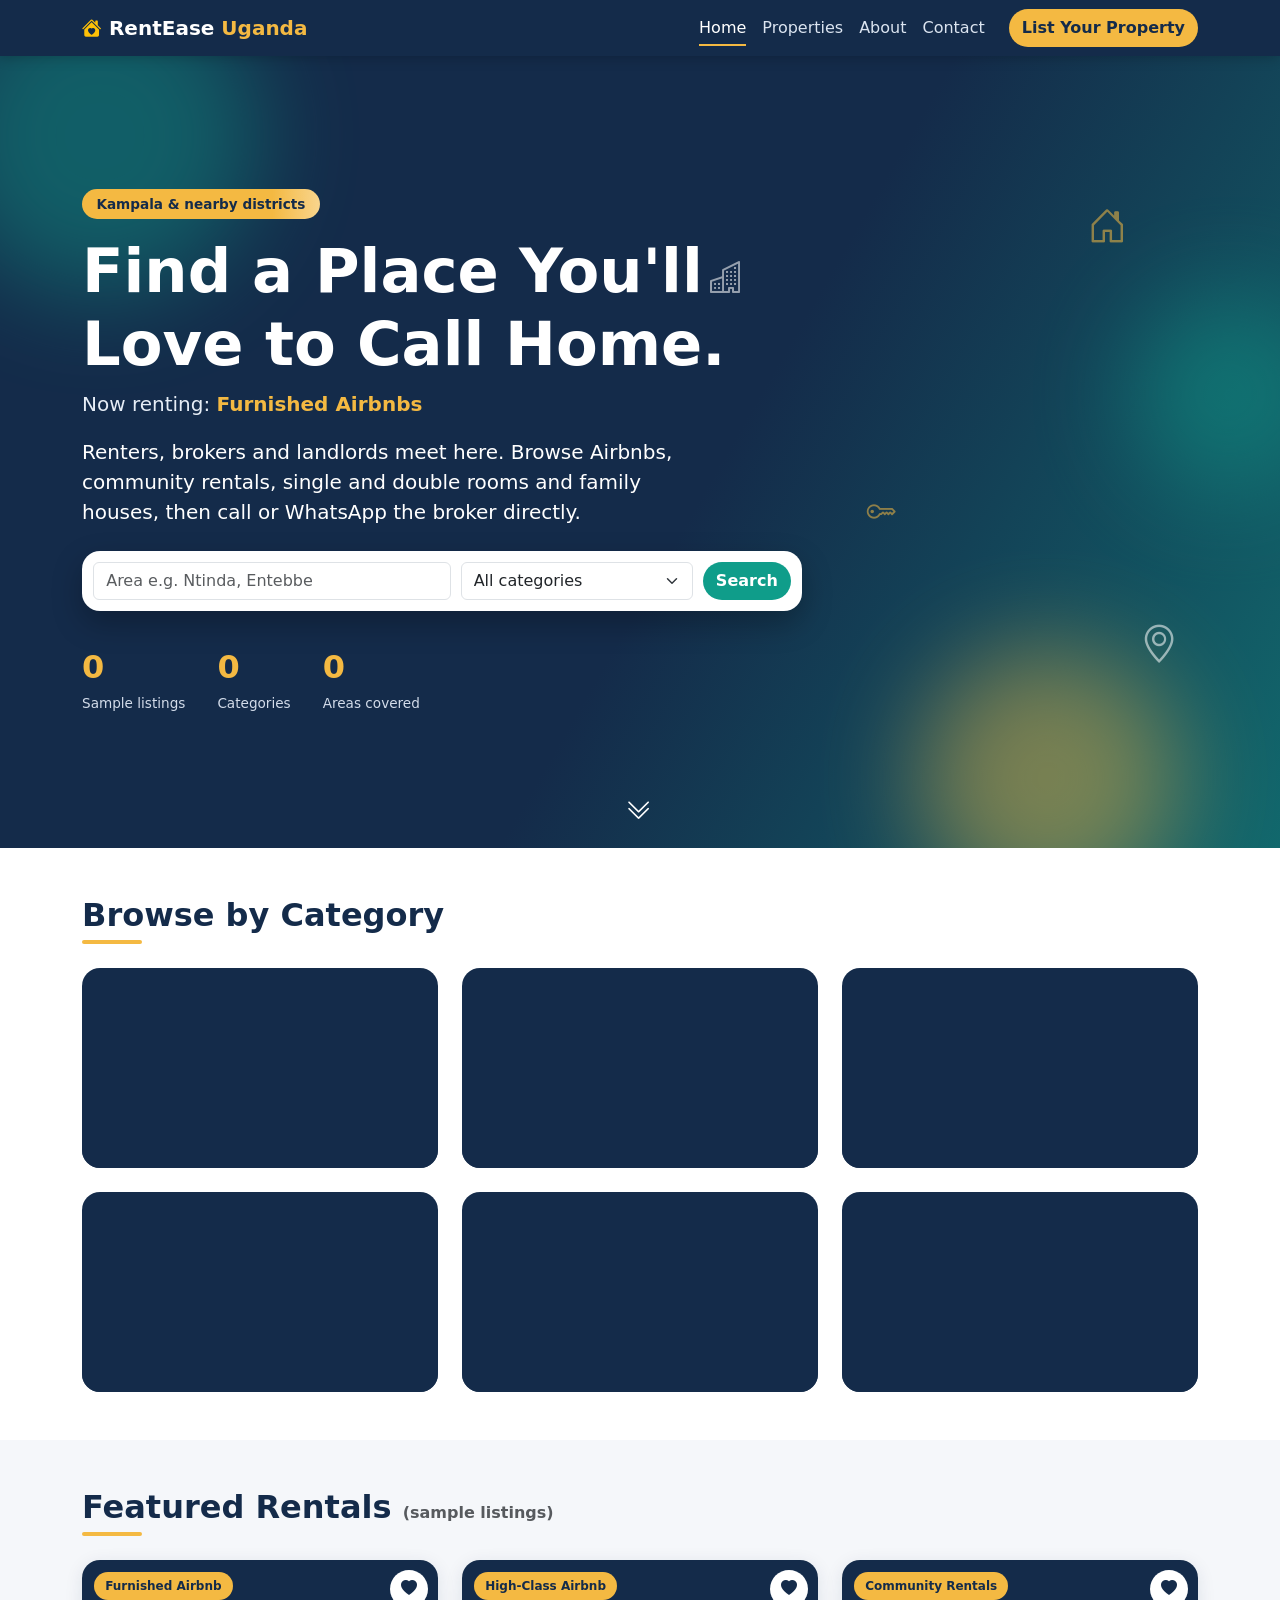
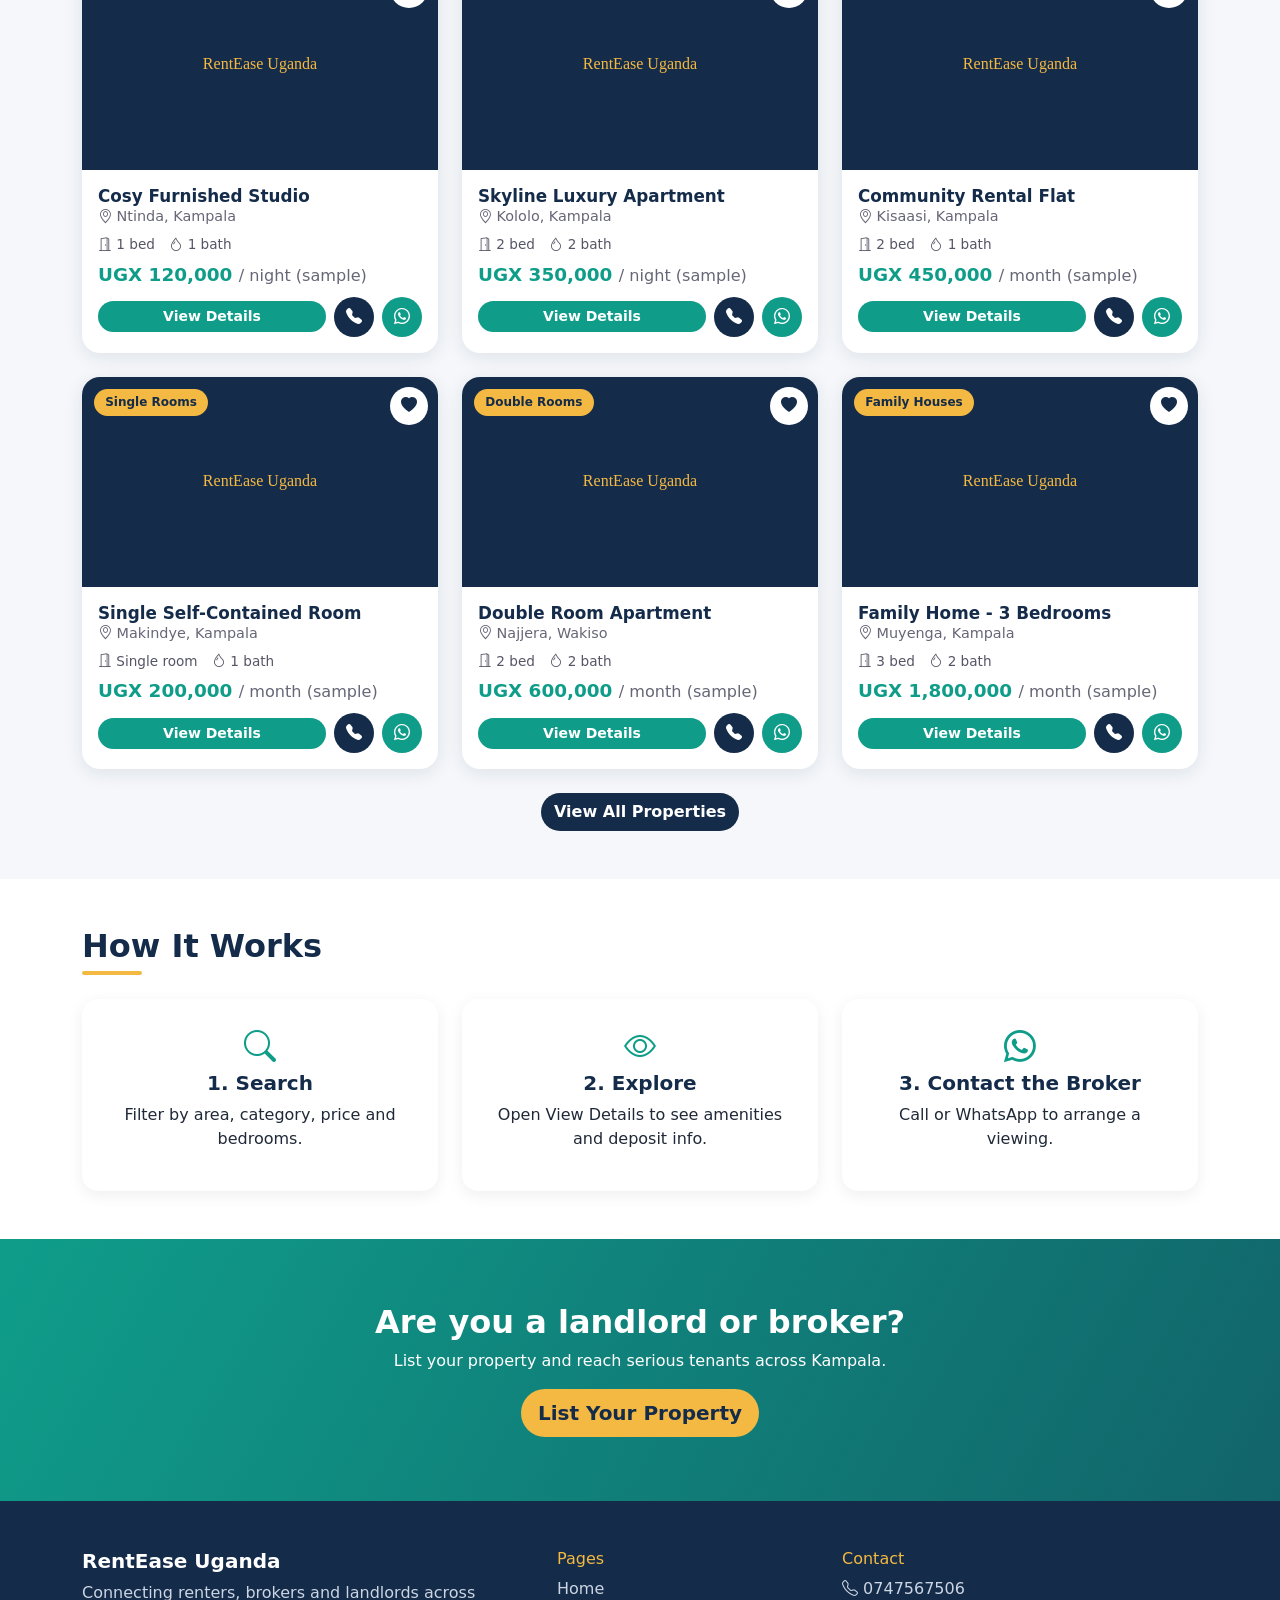
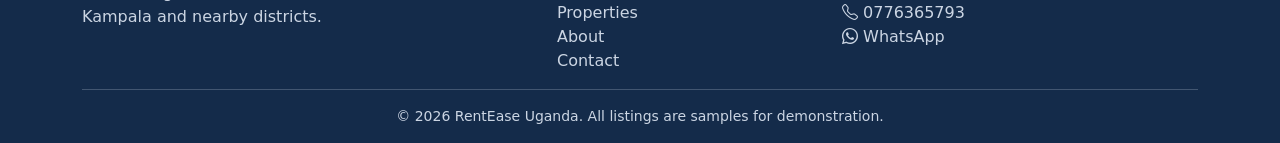
<file: index.html>
<!DOCTYPE html>
<html lang="en"><head><meta charset="UTF-8"><meta name="viewport" content="width=device-width, initial-scale=1">
<title>Home | RentEase Uganda</title>
<link href="https://cdn.jsdelivr.net/npm/bootstrap@5.3.3/dist/css/bootstrap.min.css" rel="stylesheet">
<link href="https://cdn.jsdelivr.net/npm/bootstrap-icons@1.11.3/font/bootstrap-icons.min.css" rel="stylesheet">
<link href="style.css" rel="stylesheet"></head>
<body data-page="home">
<header id="site-header"></header>
<main>
<section class="hero"><div class="hero-bg"></div>
<span class="orb o1"></span><span class="orb o2"></span><span class="orb o3"></span>
<i class="bi bi-house-door fl f1"></i><i class="bi bi-key fl f2"></i><i class="bi bi-buildings fl f3"></i><i class="bi bi-geo-alt fl f4"></i>
<div class="container hero-in"><span class="pill">Kampala &amp; nearby districts</span>
<h1 id="h1">Find a Place You'll Love to Call Home.</h1>
<p class="rot">Now renting: <b id="rot">Furnished Airbnbs</b></p>
<p class="lead hfade" style="--d:.9s">Renters, brokers and landlords meet here. Browse Airbnbs, community rentals, single and double rooms and family houses, then call or WhatsApp the broker directly.</p>
<form class="search hfade" style="--d:1.15s" action="properties.html"><input name="q" class="form-control" placeholder="Area e.g. Ntinda, Entebbe" aria-label="Location"><select name="cat" class="form-select" aria-label="Category"><option value="">All categories</option></select><button class="btn btn-teal pulse">Search</button></form>
<div class="stats hfade" style="--d:1.4s"><div><b data-count="12">0</b><span>Sample listings</span></div><div><b data-count="6">0</b><span>Categories</span></div><div><b data-count="8">0</b><span>Areas covered</span></div></div></div>
<a class="scroll-dn" href="#cats" aria-label="Scroll down"><i class="bi bi-chevron-double-down"></i></a></section>
<section class="container py-5"><h2 class="sec reveal">Browse by Category</h2><div class="row g-4" id="cats"></div></section>
<section class="bg-soft py-5"><div class="container"><h2 class="sec reveal">Featured Rentals <small class="text-muted fs-6">(sample listings)</small></h2><div class="row g-4" id="featured"></div><div class="text-center mt-4"><a href="properties.html" class="btn btn-navy">View All Properties</a></div></div></section>
<section class="container py-5"><h2 class="sec reveal">How It Works</h2><div class="row g-4 text-center"><div class="col-md-4 reveal"><div class="step"><i class="bi bi-search"></i><h5>1. Search</h5><p>Filter by area, category, price and bedrooms.</p></div></div><div class="col-md-4 reveal"><div class="step"><i class="bi bi-eye"></i><h5>2. Explore</h5><p>Open View Details to see amenities and deposit info.</p></div></div><div class="col-md-4 reveal"><div class="step"><i class="bi bi-whatsapp"></i><h5>3. Contact the Broker</h5><p>Call or WhatsApp to arrange a viewing.</p></div></div></div></section>
<section class="cta"><div class="container text-center reveal"><h2>Are you a landlord or broker?</h2><p>List your property and reach serious tenants across Kampala.</p><a class="btn btn-gold btn-lg" href="contact.html">List Your Property</a></div></section>
</main>
<footer id="site-footer"></footer>
<div id="modal-slot"></div>
<script src="https://cdn.jsdelivr.net/npm/bootstrap@5.3.3/dist/js/bootstrap.bundle.min.js"></script>
<script src="script.js"></script>
</body></html>
</file>
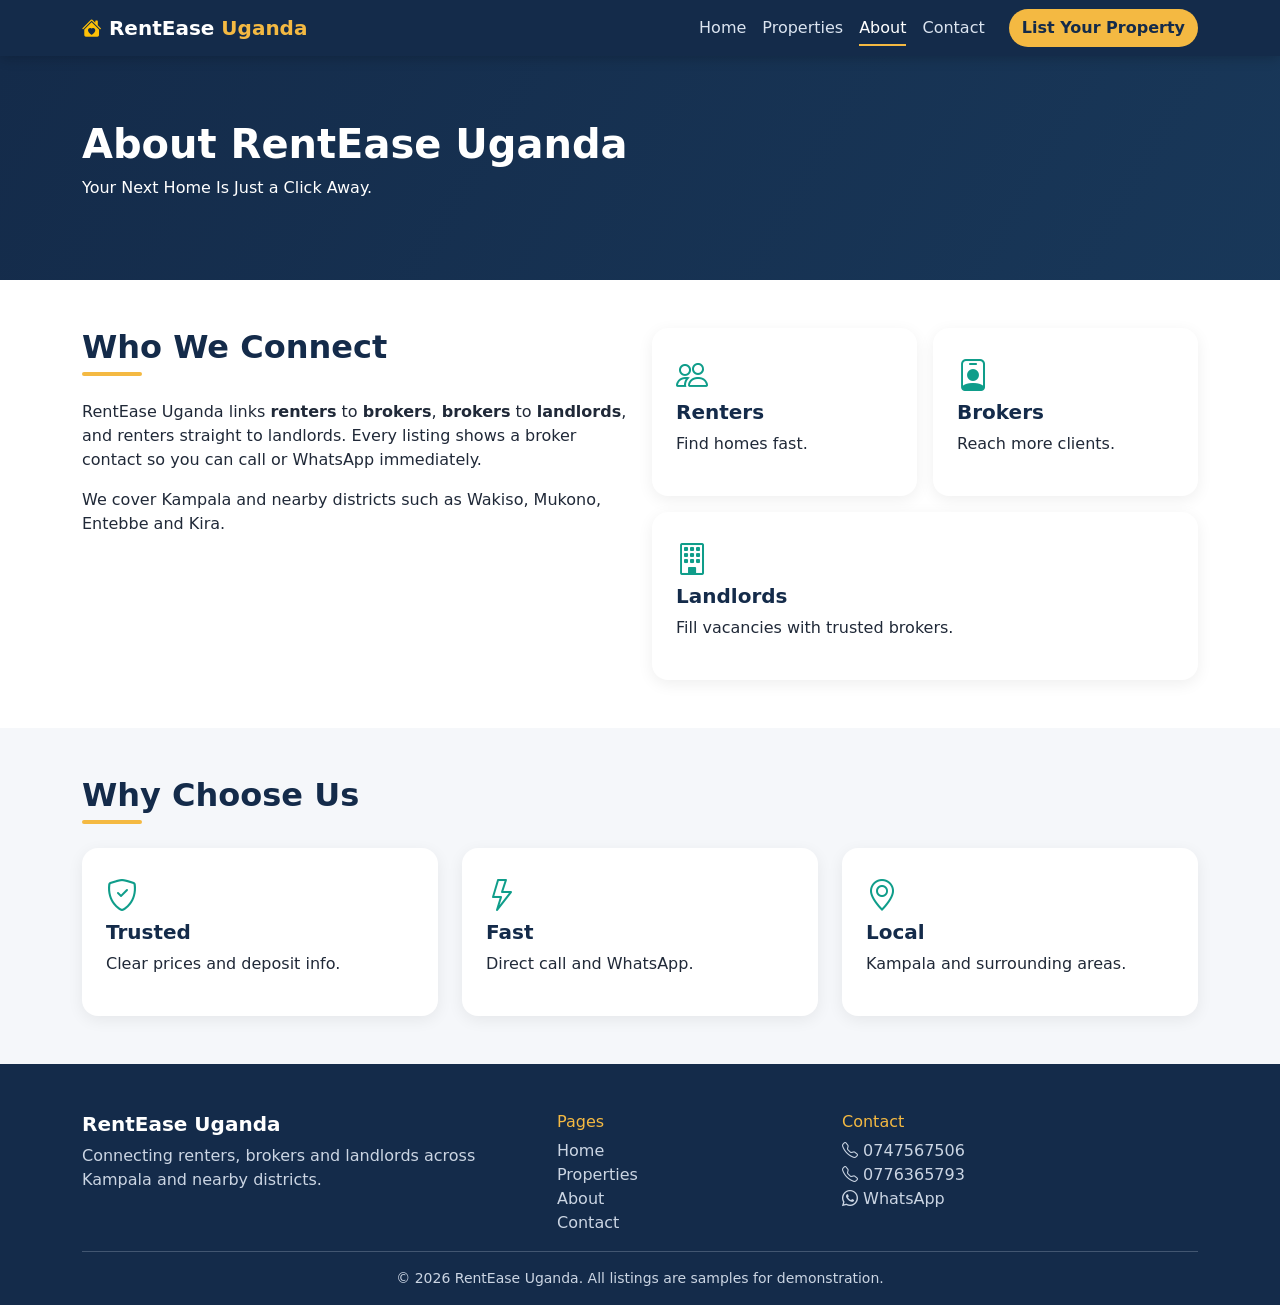
<file: about.html>
<!DOCTYPE html>
<html lang="en"><head><meta charset="UTF-8"><meta name="viewport" content="width=device-width, initial-scale=1">
<title>About | RentEase Uganda</title>
<link href="https://cdn.jsdelivr.net/npm/bootstrap@5.3.3/dist/css/bootstrap.min.css" rel="stylesheet">
<link href="https://cdn.jsdelivr.net/npm/bootstrap-icons@1.11.3/font/bootstrap-icons.min.css" rel="stylesheet">
<link href="style.css" rel="stylesheet"></head>
<body data-page="about">
<header id="site-header"></header>
<main>
<section class="page-head"><div class="container"><h1>About RentEase Uganda</h1><p>Your Next Home Is Just a Click Away.</p></div></section>
<section class="container py-5"><div class="row g-4"><div class="col-lg-6 reveal"><h2 class="sec">Who We Connect</h2><p>RentEase Uganda links <b>renters</b> to <b>brokers</b>, <b>brokers</b> to <b>landlords</b>, and renters straight to landlords. Every listing shows a broker contact so you can call or WhatsApp immediately.</p><p>We cover Kampala and nearby districts such as Wakiso, Mukono, Entebbe and Kira.</p></div><div class="col-lg-6 reveal"><div class="row g-3"><div class="col-6"><div class="step"><i class="bi bi-people"></i><h5>Renters</h5><p>Find homes fast.</p></div></div><div class="col-6"><div class="step"><i class="bi bi-person-badge"></i><h5>Brokers</h5><p>Reach more clients.</p></div></div><div class="col-12"><div class="step"><i class="bi bi-building"></i><h5>Landlords</h5><p>Fill vacancies with trusted brokers.</p></div></div></div></div></div></section>
<section class="bg-soft py-5"><div class="container"><h2 class="sec reveal">Why Choose Us</h2><div class="row g-4"><div class="col-md-4 reveal"><div class="step"><i class="bi bi-shield-check"></i><h5>Trusted</h5><p>Clear prices and deposit info.</p></div></div><div class="col-md-4 reveal"><div class="step"><i class="bi bi-lightning"></i><h5>Fast</h5><p>Direct call and WhatsApp.</p></div></div><div class="col-md-4 reveal"><div class="step"><i class="bi bi-geo-alt"></i><h5>Local</h5><p>Kampala and surrounding areas.</p></div></div></div></div></section>
</main>
<footer id="site-footer"></footer>
<div id="modal-slot"></div>
<script src="https://cdn.jsdelivr.net/npm/bootstrap@5.3.3/dist/js/bootstrap.bundle.min.js"></script>
<script src="script.js"></script>
</body></html>
</file>
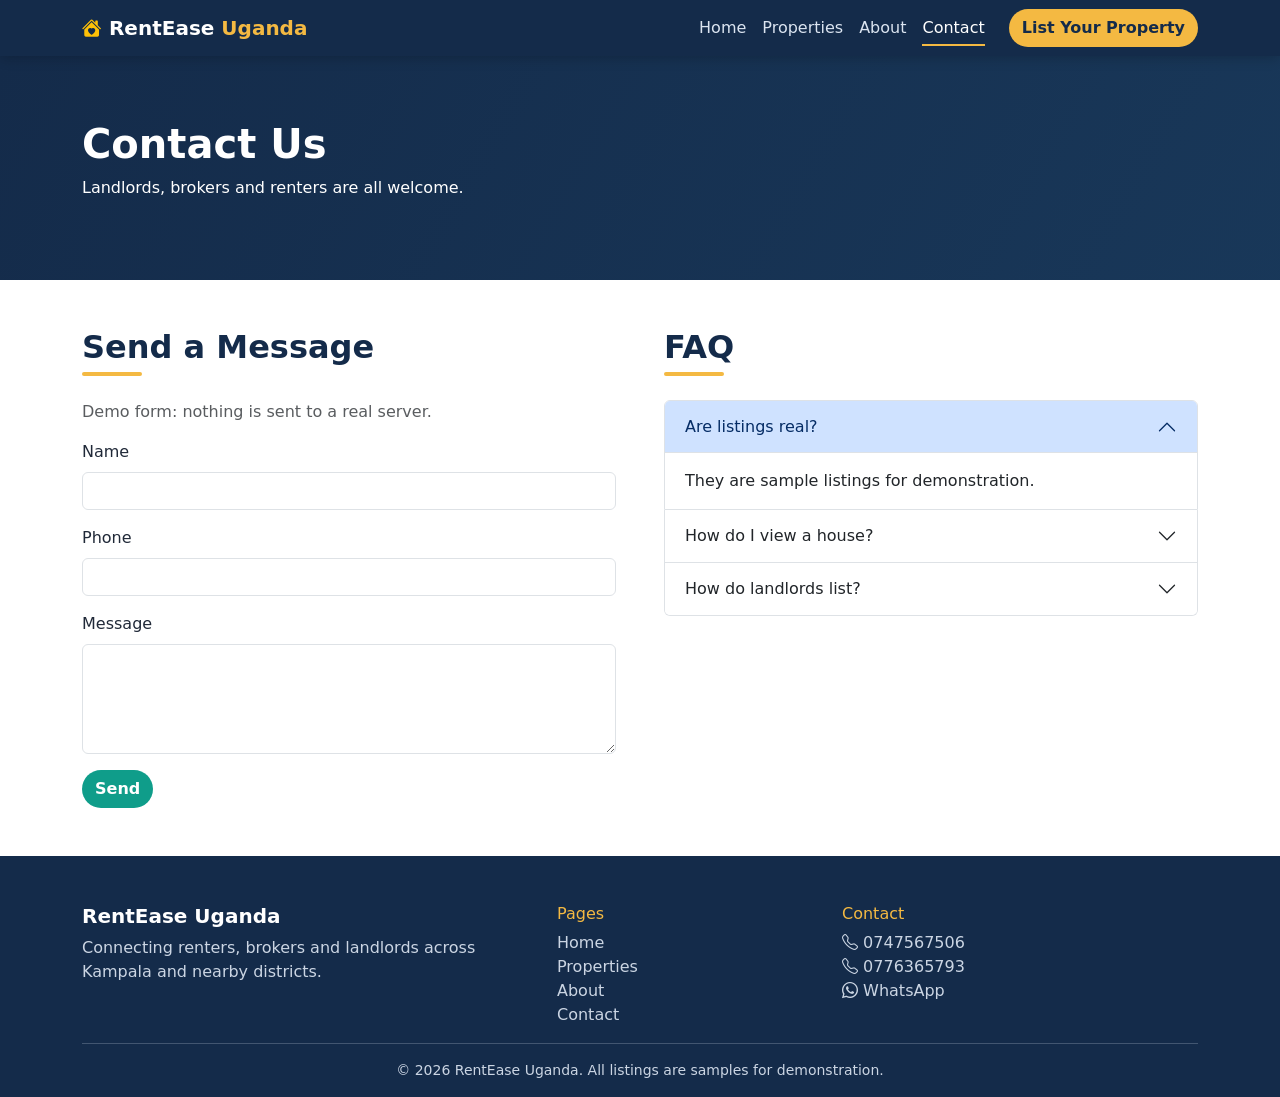
<file: contact.html>
<!DOCTYPE html>
<html lang="en"><head><meta charset="UTF-8"><meta name="viewport" content="width=device-width, initial-scale=1">
<title>Contact | RentEase Uganda</title>
<link href="https://cdn.jsdelivr.net/npm/bootstrap@5.3.3/dist/css/bootstrap.min.css" rel="stylesheet">
<link href="https://cdn.jsdelivr.net/npm/bootstrap-icons@1.11.3/font/bootstrap-icons.min.css" rel="stylesheet">
<link href="style.css" rel="stylesheet"></head>
<body data-page="contact">
<header id="site-header"></header>
<main>
<section class="page-head"><div class="container"><h1>Contact Us</h1><p>Landlords, brokers and renters are all welcome.</p></div></section>
<section class="container py-5"><div class="row g-5"><div class="col-lg-6 reveal"><h2 class="sec">Send a Message</h2><p class="text-muted">Demo form: nothing is sent to a real server.</p><form id="cform" novalidate><div class="mb-3"><label for="cn" class="form-label">Name</label><input id="cn" class="form-control" required></div><div class="mb-3"><label for="cp" class="form-label">Phone</label><input id="cp" class="form-control" required pattern="[0-9+ ]{9,15}"></div><div class="mb-3"><label for="cm" class="form-label">Message</label><textarea id="cm" rows="4" class="form-control" required></textarea></div><button class="btn btn-teal">Send</button><div id="cok" class="alert alert-success mt-3 d-none">Thank you! (Demo only, message not actually sent.)</div></form></div><div class="col-lg-6 reveal"><h2 class="sec">FAQ</h2><div class="accordion" id="faq"><div class="accordion-item"><h3 class="accordion-header"><button class="accordion-button" data-bs-toggle="collapse" data-bs-target="#f1">Are listings real?</button></h3><div id="f1" class="accordion-collapse collapse show" data-bs-parent="#faq"><div class="accordion-body">They are sample listings for demonstration.</div></div></div><div class="accordion-item"><h3 class="accordion-header"><button class="accordion-button collapsed" data-bs-toggle="collapse" data-bs-target="#f2">How do I view a house?</button></h3><div id="f2" class="accordion-collapse collapse" data-bs-parent="#faq"><div class="accordion-body">Call or WhatsApp the broker on the card.</div></div></div><div class="accordion-item"><h3 class="accordion-header"><button class="accordion-button collapsed" data-bs-toggle="collapse" data-bs-target="#f3">How do landlords list?</button></h3><div id="f3" class="accordion-collapse collapse" data-bs-parent="#faq"><div class="accordion-body">Send us a message or WhatsApp 0747567506.</div></div></div></div></div></div></section>
</main>
<footer id="site-footer"></footer>
<div id="modal-slot"></div>
<script src="https://cdn.jsdelivr.net/npm/bootstrap@5.3.3/dist/js/bootstrap.bundle.min.js"></script>
<script src="script.js"></script>
</body></html>
</file>
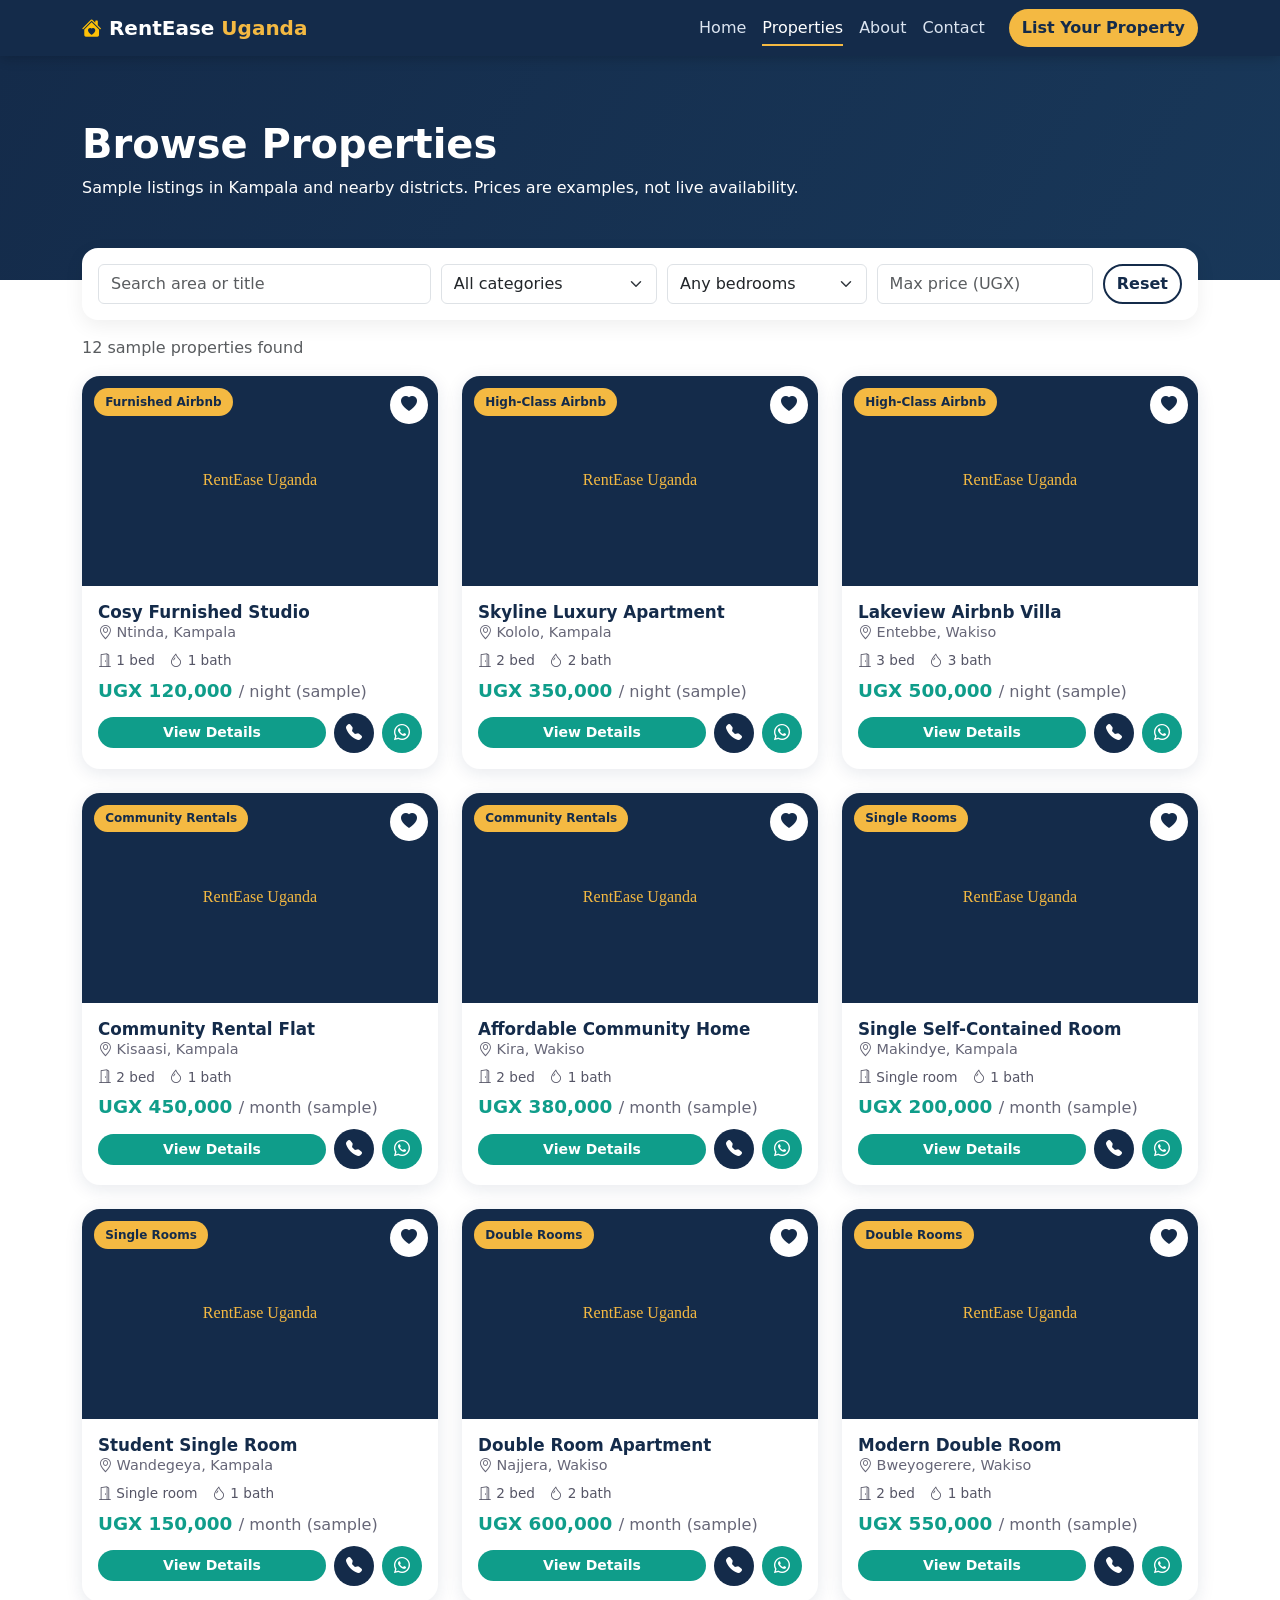
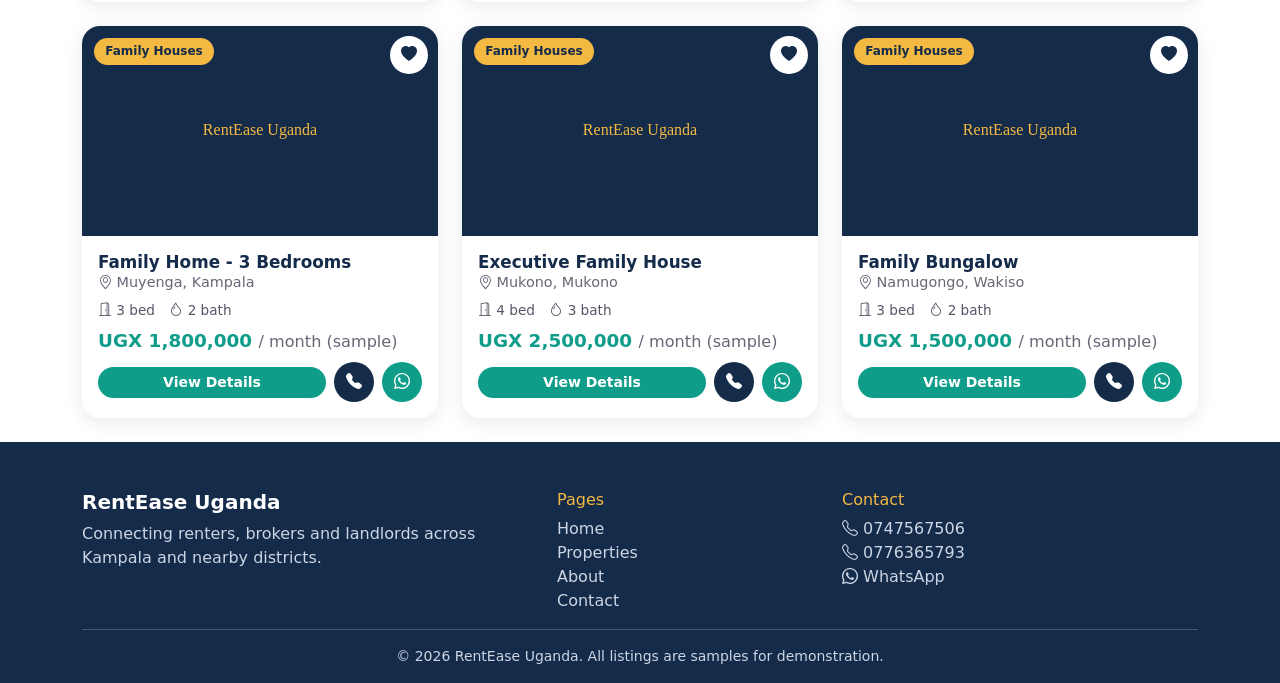
<file: properties.html>
<!DOCTYPE html>
<html lang="en"><head><meta charset="UTF-8"><meta name="viewport" content="width=device-width, initial-scale=1">
<title>Properties | RentEase Uganda</title>
<link href="https://cdn.jsdelivr.net/npm/bootstrap@5.3.3/dist/css/bootstrap.min.css" rel="stylesheet">
<link href="https://cdn.jsdelivr.net/npm/bootstrap-icons@1.11.3/font/bootstrap-icons.min.css" rel="stylesheet">
<link href="style.css" rel="stylesheet"></head>
<body data-page="props">
<header id="site-header"></header>
<main>
<section class="page-head"><div class="container"><h1>Browse Properties</h1><p>Sample listings in Kampala and nearby districts. Prices are examples, not live availability.</p></div></section>
<section class="container py-4"><form class="filters" id="filters"><input id="fq" class="form-control" placeholder="Search area or title" aria-label="Search"><select id="fcat" class="form-select" aria-label="Category"><option value="">All categories</option></select><select id="fbeds" class="form-select" aria-label="Bedrooms"><option value="">Any bedrooms</option><option value="0">Single room</option><option value="1">1</option><option value="2">2</option><option value="3">3+</option></select><input id="fmax" type="number" min="0" class="form-control" placeholder="Max price (UGX)" aria-label="Max price"><button type="button" id="freset" class="btn btn-outline-navy">Reset</button></form><p id="count" class="text-muted mt-3"></p><div class="row g-4" id="grid"></div><div id="empty" class="alert alert-warning d-none">No properties match your filters. Try resetting them.</div></section>
</main>
<footer id="site-footer"></footer>
<div id="modal-slot"></div>
<script src="https://cdn.jsdelivr.net/npm/bootstrap@5.3.3/dist/js/bootstrap.bundle.min.js"></script>
<script src="script.js"></script>
</body></html>
</file>
<file: style.css>
/* RentEase Uganda - 3 colours: navy, teal, gold (+ white) */
:root{--navy:#142B4A;--teal:#0F9D8A;--gold:#F4B942;--soft:#F5F7FA;--text:#202938}
html{scroll-behavior:smooth}
body{font-family:'Segoe UI',system-ui,sans-serif;color:var(--text);background:#fff;overflow-x:hidden}
h1,h2,h3,h4,h5{color:var(--navy);font-weight:700}
.bg-soft{background:var(--soft)}
.navbar{background:var(--navy);box-shadow:0 2px 12px rgba(0,0,0,.2)}
.navbar-brand{color:#fff!important;font-weight:800}.navbar-brand span{color:var(--gold)}
.nav-link{color:#dbe4f0!important;position:relative;transition:color .3s}
.nav-link::after{content:"";position:absolute;left:.5rem;right:.5rem;bottom:2px;height:2px;background:var(--gold);transform:scaleX(0);transition:transform .3s}
.nav-link:hover,.nav-link.active{color:#fff!important}.nav-link:hover::after,.nav-link.active::after{transform:scaleX(1)}
.navbar-toggler{border-color:#fff5}.navbar-toggler-icon{filter:invert(1)}
.btn{border-radius:50px;font-weight:600;transition:all .3s}
.btn-teal{background:var(--teal);color:#fff}.btn-teal:hover{background:#0b7d6e;color:#fff;transform:translateY(-2px)}
.btn-navy{background:var(--navy);color:#fff}.btn-navy:hover{background:#0c1c33;color:#fff;transform:translateY(-2px)}
.btn-gold{background:var(--gold);color:var(--navy)}.btn-gold:hover{background:#e0a52b;transform:translateY(-2px)}
.btn-outline-navy{border:2px solid var(--navy);color:var(--navy)}.btn-outline-navy:hover{background:var(--navy);color:#fff}
.form-control:focus,.form-select:focus{border-color:var(--teal);box-shadow:0 0 0 .2rem #0f9d8a33}
.hero{min-height:88vh;display:flex;align-items:center;color:#fff;background:linear-gradient(120deg,#142B4Aee,#142B4Aaa 55%,#0F9D8A88),url(https://images.unsplash.com/photo-1568605114967-8130f3a36994?auto=format&fit=crop&w=1600&q=70) center/cover,var(--navy)}
.hero h1{color:#fff;font-size:clamp(2rem,6vw,3.8rem);max-width:760px}.hero .lead{max-width:600px}
.pill{display:inline-block;background:var(--gold);color:var(--navy);padding:.3rem .9rem;border-radius:50px;font-weight:700;font-size:.85rem;margin-bottom:1rem}
.search{display:grid;grid-template-columns:2fr 1.3fr auto;gap:.6rem;background:#fff;padding:.7rem;border-radius:18px;max-width:720px;margin-top:1.5rem;box-shadow:0 12px 30px #0004}
.page-head{background:linear-gradient(120deg,var(--navy),#1d4468);color:#fff;padding:4rem 0 4rem}.page-head h1{color:#fff}
.sec{margin-bottom:1.5rem;position:relative;padding-bottom:.6rem}
.sec::after{content:"";position:absolute;left:0;bottom:0;width:60px;height:4px;background:var(--gold);border-radius:4px}
.filters{display:grid;grid-template-columns:2fr 1.3fr 1.2fr 1.3fr auto;gap:.6rem;background:#fff;padding:1rem;border-radius:16px;box-shadow:0 6px 20px #0001;margin-top:-3.5rem;position:relative}
/* Property card with y-axis sliding overlay */
.pcard{background:#fff;border-radius:18px;overflow:hidden;box-shadow:0 4px 18px #142b4a1a;height:100%;display:flex;flex-direction:column;transition:transform .4s,box-shadow .4s}
.pcard:hover{transform:translateY(-8px);box-shadow:0 16px 34px #142b4a33}
.pimg{position:relative;height:210px;overflow:hidden}
.pimg img{width:100%;height:100%;object-fit:cover;transition:transform .6s}.pcard:hover .pimg img{transform:scale(1.1)}
.badge-cat{position:absolute;top:12px;left:12px;background:var(--gold);color:var(--navy);font-weight:700;padding:.3rem .7rem;border-radius:50px;font-size:.75rem;z-index:2}
.fav{position:absolute;top:10px;right:10px;z-index:3;width:38px;height:38px;border:0;border-radius:50%;background:#fff;color:var(--navy);transition:all .3s}
.fav:hover{transform:scale(1.15)}.fav.on{background:var(--teal);color:#fff}
.overlay{position:absolute;inset:0;background:linear-gradient(to top,#142B4Af2,#142B4Acc);color:#fff;padding:1rem;display:flex;flex-direction:column;justify-content:flex-end;transform:translateY(100%);transition:transform .45s ease;z-index:1}
.pcard:hover .overlay,.pcard:focus-within .overlay{transform:translateY(0)}
.overlay p{font-size:.9rem;margin:0 0 .5rem}.overlay small{color:var(--gold)}
.pbody{padding:1rem;display:flex;flex-direction:column;flex:1}
.pbody h5{font-size:1.05rem;margin:0}.loc{color:#667;font-size:.9rem}
.price{color:var(--teal);font-weight:800;font-size:1.15rem}.price small{color:#667;font-weight:400}
.meta{font-size:.85rem;color:#556;display:flex;gap:.9rem;margin:.4rem 0}
.actions{margin-top:auto;display:flex;gap:.5rem;align-items:center}
.ic{width:40px;height:40px;flex:none;border-radius:50%;display:grid;place-items:center;color:#fff;text-decoration:none;transition:transform .3s}
.ic:hover{transform:translateY(-3px) scale(1.08);color:#fff}.ic.call{background:var(--navy)}.ic.wa{background:var(--teal)}
.catcard{display:block;text-decoration:none;color:#fff;border-radius:18px;overflow:hidden;position:relative;height:200px;background:var(--navy) center/cover;transition:transform .4s}
.catcard:hover{transform:translateY(-8px);color:#fff}
.catcard .overlay{transform:translateY(55%)}.catcard:hover .overlay{transform:translateY(0)}
.catcard h5{color:#fff;margin:0 0 .3rem}.catcard i{color:var(--gold);font-size:1.6rem}
.step{background:#fff;border-radius:16px;padding:1.5rem;box-shadow:0 4px 16px #0001;height:100%;transition:transform .35s}.step:hover{transform:translateY(-6px)}
.step i{font-size:2rem;color:var(--teal)}
.cta{background:linear-gradient(120deg,var(--teal),var(--navy));color:#fff;padding:4rem 0}.cta h2{color:#fff}
footer{background:var(--navy);color:#cbd5e3;padding:3rem 0 1rem}footer h6{color:var(--gold)}
footer a{color:#cbd5e3;text-decoration:none;transition:color .3s}footer a:hover{color:var(--gold)}
.reveal{opacity:0;transform:translateY(30px);transition:opacity .7s,transform .7s}.reveal.show{opacity:1;transform:none}
@media(max-width:767px){.search,.filters{grid-template-columns:1fr}.hero{min-height:80vh}}
/* touch screens cannot hover: tap the card to show the overlay */
@media(hover:none){.pcard:active .overlay{transform:translateY(0)}}
@media(prefers-reduced-motion:reduce){*{transition:none!important;animation:none!important;scroll-behavior:auto!important}.reveal{opacity:1;transform:none}}

/* ===== Extra animations (v2) ===== */
.hero{background:var(--navy);position:relative;overflow:hidden}
.hero-bg{position:absolute;inset:0;background:linear-gradient(120deg,#142B4Aee,#142B4Aaa 55%,#0F9D8A88),url(https://images.unsplash.com/photo-1568605114967-8130f3a36994?auto=format&fit=crop&w=1600&q=70) center/cover;animation:kenburns 18s ease-in-out infinite alternate}
.hero-in{position:relative;z-index:3}
@keyframes kenburns{to{transform:scale(1.15) translate(-1.5%,-1.5%)}}
.orb{position:absolute;border-radius:50%;filter:blur(50px);opacity:.45;z-index:1;animation:drift 12s ease-in-out infinite alternate}
.o1{width:320px;height:320px;background:var(--teal);top:-80px;left:-60px}
.o2{width:260px;height:260px;background:var(--gold);bottom:-60px;right:8%;animation-delay:-4s}
.o3{width:200px;height:200px;background:var(--teal);top:30%;right:-50px;animation-delay:-8s}
@keyframes drift{to{transform:translate(60px,-50px) scale(1.2)}}
.fl{position:absolute;z-index:2;color:var(--gold);opacity:.55;font-size:2.4rem;animation:floaty 6s ease-in-out infinite}
.f1{top:18%;right:12%}.f2{top:55%;right:30%;font-size:1.8rem;animation-delay:-2s}.f3{top:25%;right:42%;font-size:2rem;animation-delay:-4s;color:#fff}.f4{bottom:22%;right:8%;animation-delay:-1s;color:#fff}
@keyframes floaty{50%{transform:translateY(-22px) rotate(8deg)}}
.pill{animation:dropin .8s cubic-bezier(.2,.9,.3,1.4) both,shimmer 3s linear infinite;background-image:linear-gradient(90deg,var(--gold) 40%,#fff6 50%,var(--gold) 60%);background-size:200% 100%}
@keyframes dropin{from{opacity:0;transform:translateY(-30px) scale(.8)}}
@keyframes shimmer{to{background-position:-200% 0}}
.w{display:inline-block;animation:wordup .8s cubic-bezier(.2,.8,.2,1) both;animation-delay:calc(.25s + var(--i)*.09s)}
@keyframes wordup{from{opacity:0;transform:translateY(60px) rotate(6deg)}}
.rot{font-size:1.25rem;color:#e6edf6;min-height:2rem;animation:fadeup .8s .7s both}.rot b{color:var(--gold);display:inline-block;transition:opacity .4s,transform .4s}.rot b.out{opacity:0;transform:translateY(-14px)}
.hfade{animation:fadeup .9s cubic-bezier(.2,.8,.2,1) both;animation-delay:var(--d)}
@keyframes fadeup{from{opacity:0;transform:translateY(40px)}}
.pulse{animation:pulse 2.2s infinite}
@keyframes pulse{0%{box-shadow:0 0 0 0 #0f9d8a99}70%{box-shadow:0 0 0 16px #0f9d8a00}100%{box-shadow:0 0 0 0 #0f9d8a00}}
.stats{display:flex;gap:2rem;margin-top:2rem;flex-wrap:wrap}.stats b{display:block;font-size:2rem;color:var(--gold)}.stats span{font-size:.85rem;color:#d3dcea}
.scroll-dn{position:absolute;bottom:18px;left:50%;margin-left:-14px;z-index:3;color:#fff;font-size:1.6rem;animation:bounce 1.6s infinite}
@keyframes bounce{50%{transform:translateY(12px)}}
/* buttons: shine sweep */
.btn{position:relative;overflow:hidden}
.btn::after{content:"";position:absolute;top:0;left:-80%;width:50%;height:100%;background:linear-gradient(90deg,transparent,#fff6,transparent);transform:skewX(-20deg);transition:left .6s}
.btn:hover::after{left:130%}
/* cards: stagger, tilt on icons, growing underline */
.row>.reveal:nth-child(3n+2){transition-delay:.12s}.row>.reveal:nth-child(3n+3){transition-delay:.24s}
.reveal{transform:translateY(50px) scale(.96)}.reveal.show{transform:none}
.ic{animation:ring 4s ease-in-out infinite}.ic.wa{animation-delay:.4s}
@keyframes ring{0%,90%,100%{transform:rotate(0)}93%{transform:rotate(-14deg)}96%{transform:rotate(14deg)}}
.fav.on{animation:pop .5s}
@keyframes pop{50%{transform:scale(1.5)}}
.step i{display:inline-block;transition:transform .5s}.step:hover i{transform:rotateY(360deg) scale(1.2)}
.sec::after{width:0;transition:width .9s .3s}.reveal.show .sec::after,.sec.show::after{width:60px}
.page-head{background-size:200% 200%;animation:gradmove 10s ease infinite}
@keyframes gradmove{50%{background-position:100% 50%}}
.navbar{transition:padding .3s,box-shadow .3s}.navbar.scrolled{padding-top:.2rem;padding-bottom:.2rem;box-shadow:0 6px 20px #0006}
.cta{background-size:200% 200%;animation:gradmove 8s ease infinite}
@media(max-width:767px){.fl{display:none}.stats{gap:1.2rem}}
@media(prefers-reduced-motion:reduce){.pill{background-image:none}.btn::after{display:none}}
</file>
